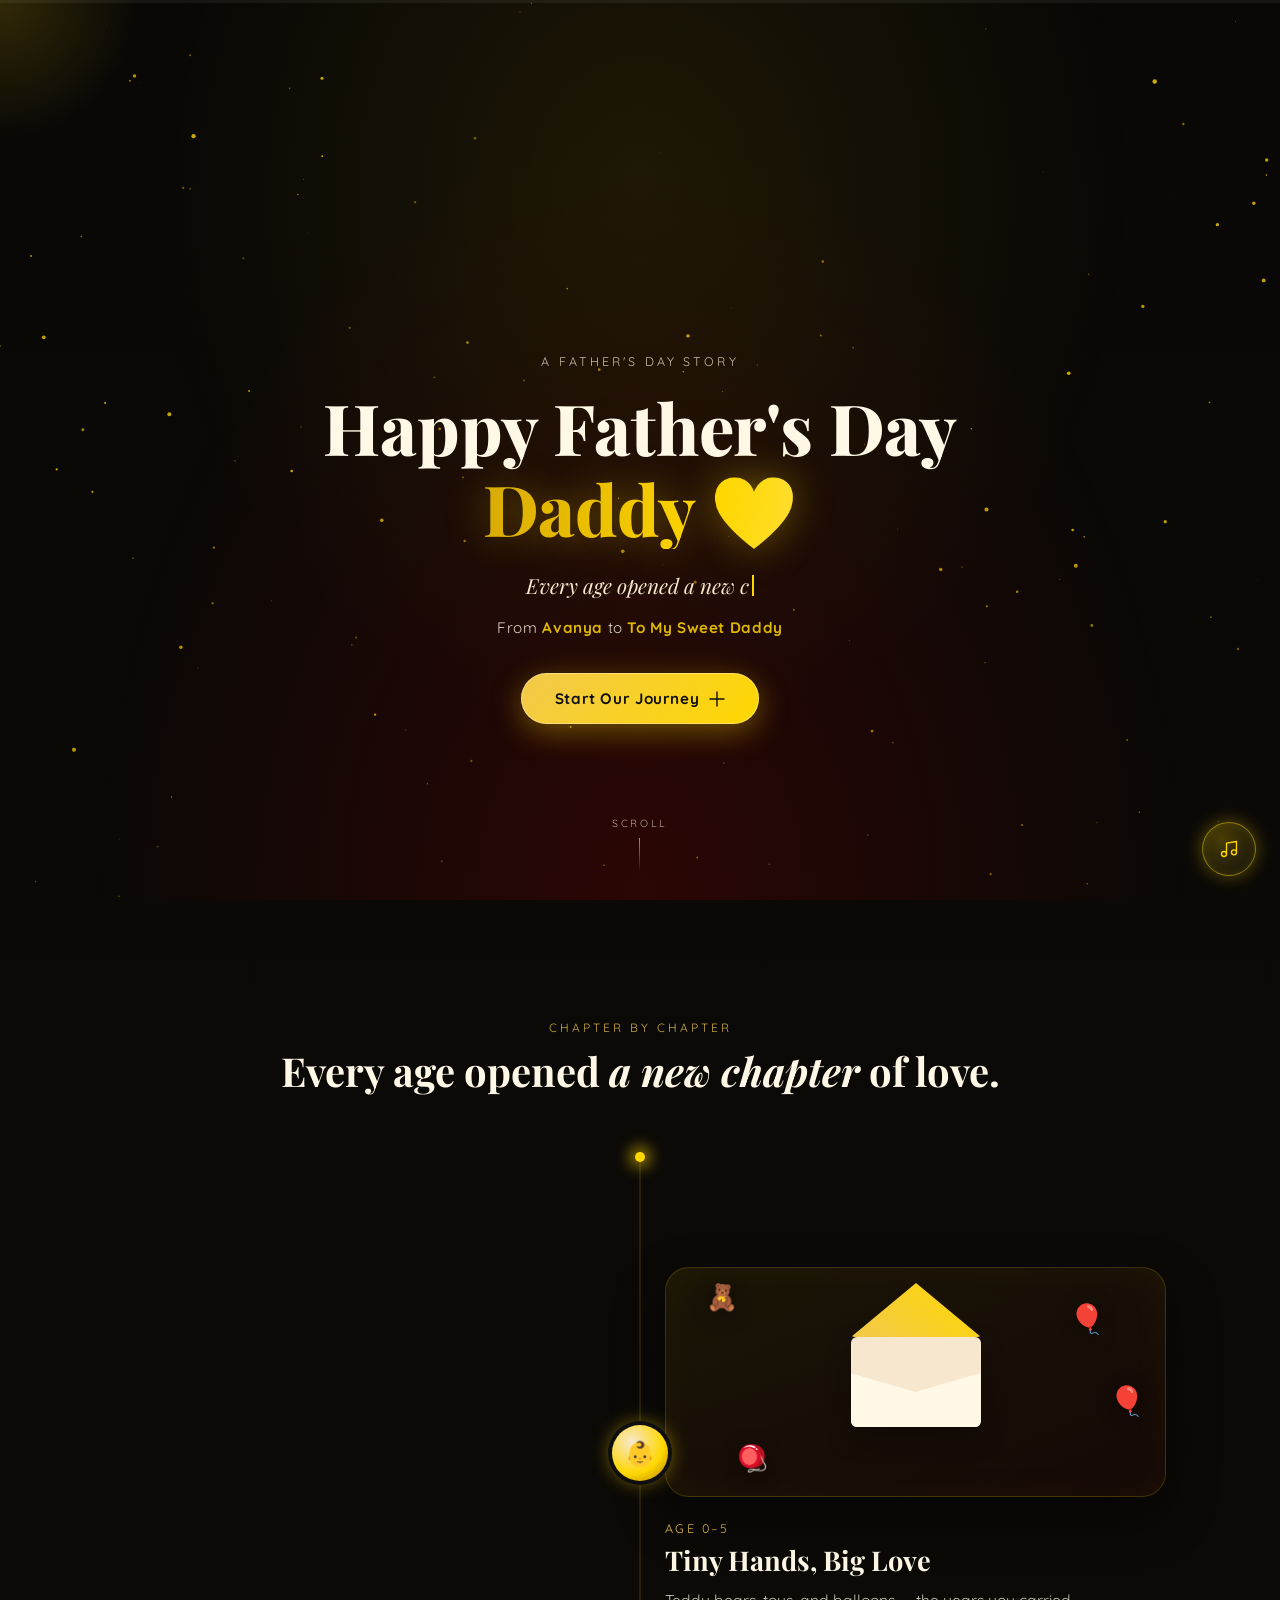
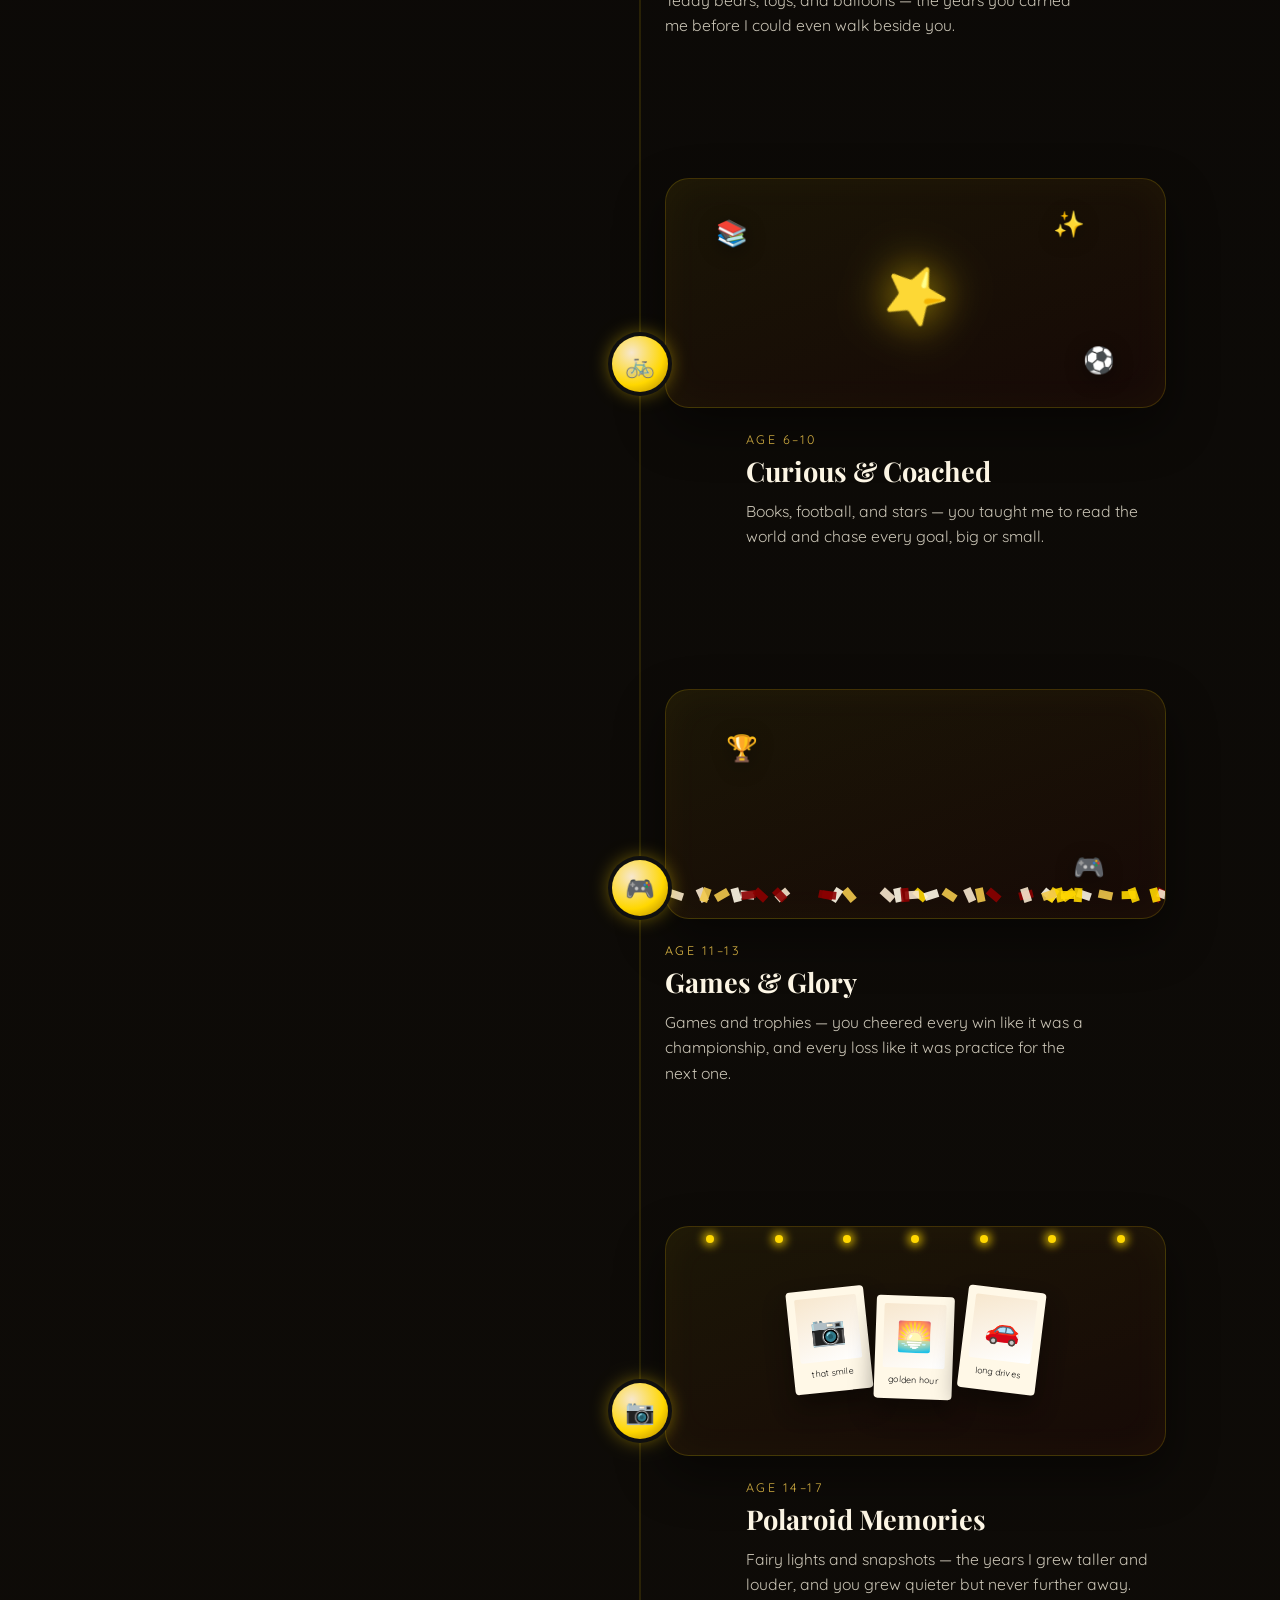
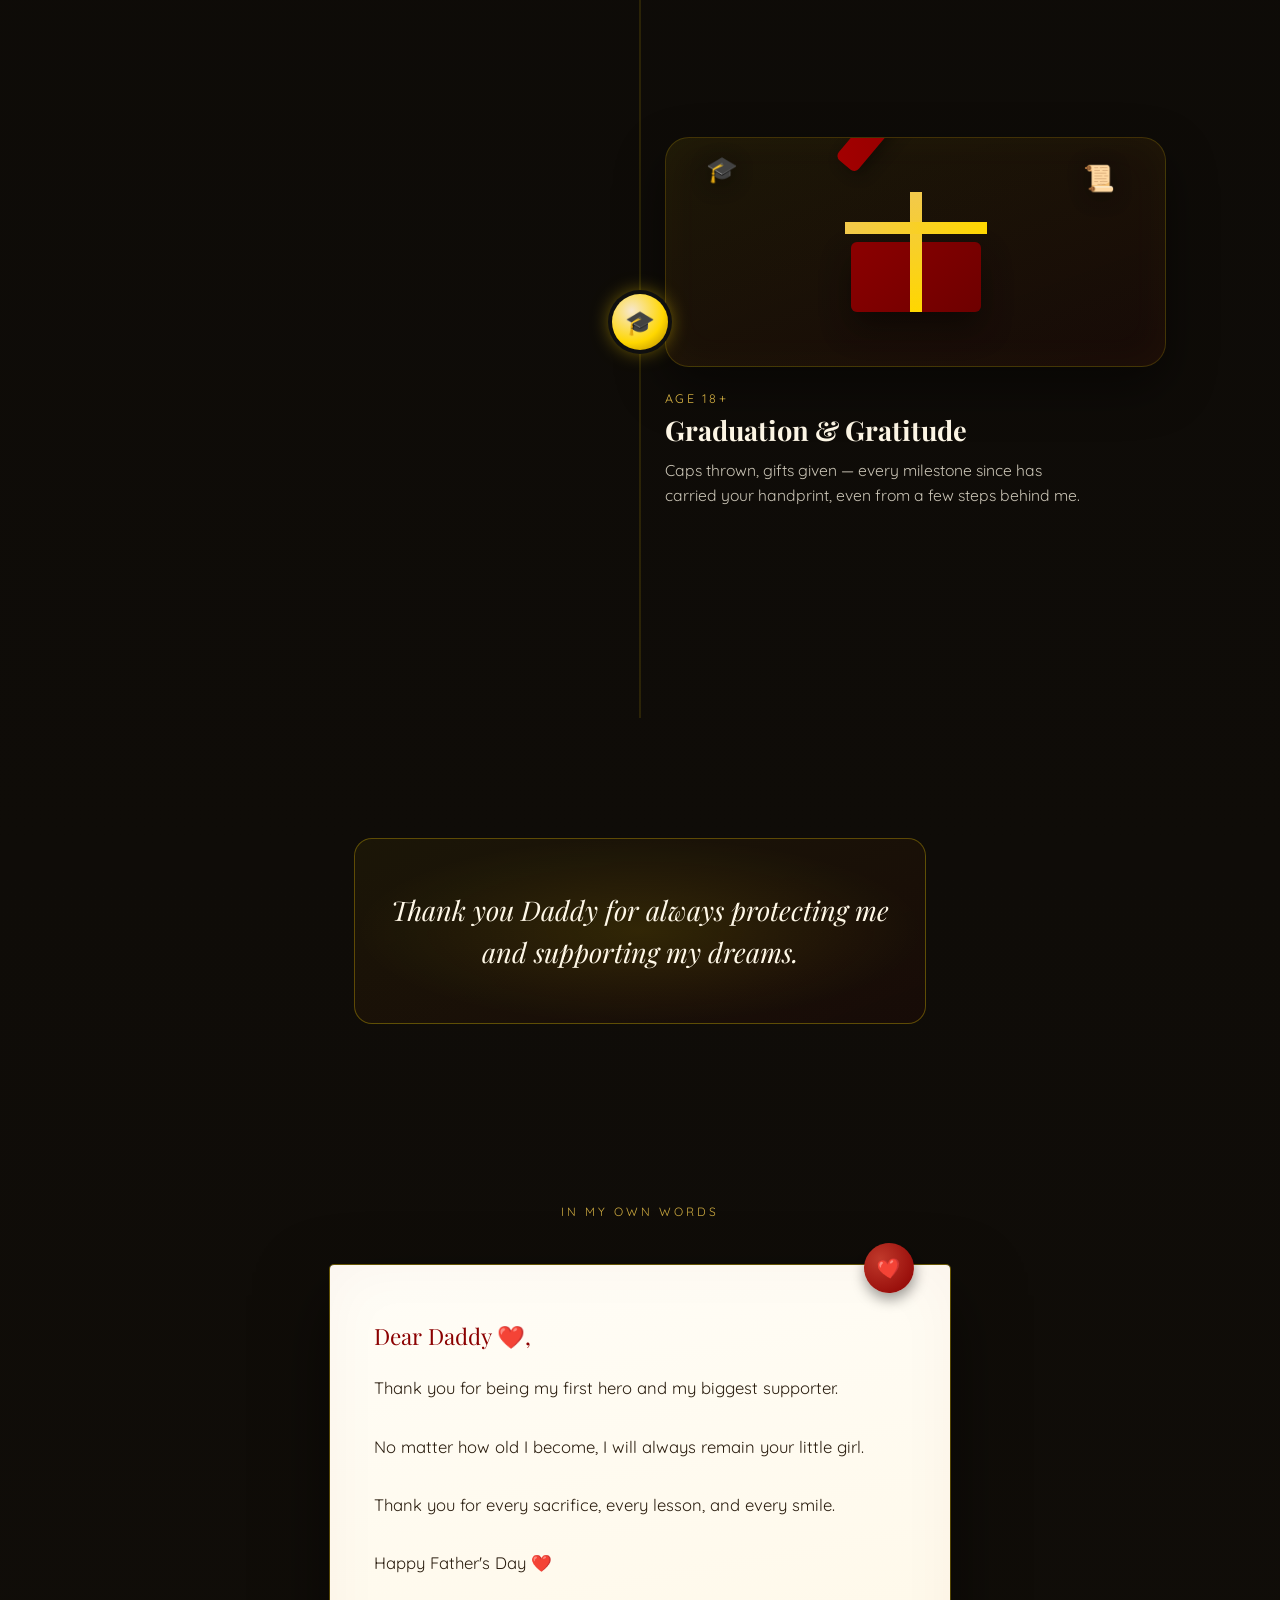
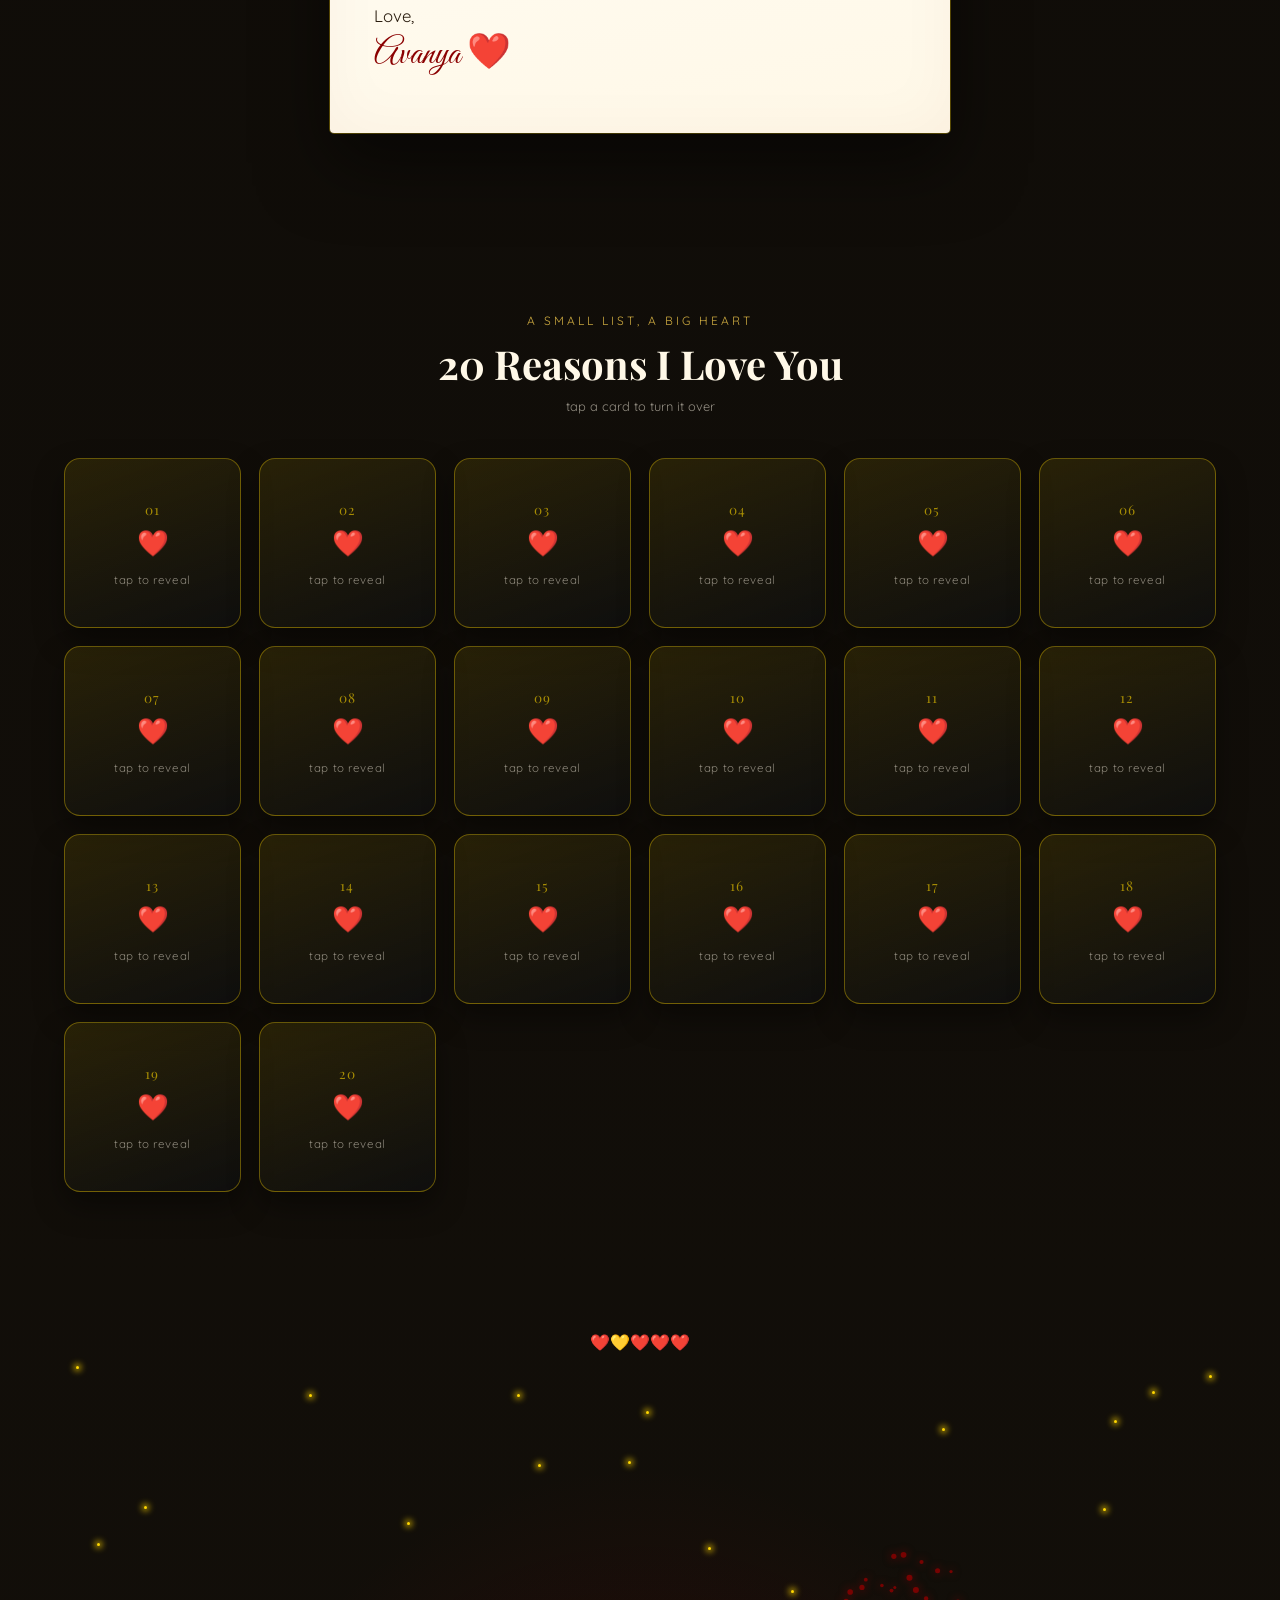
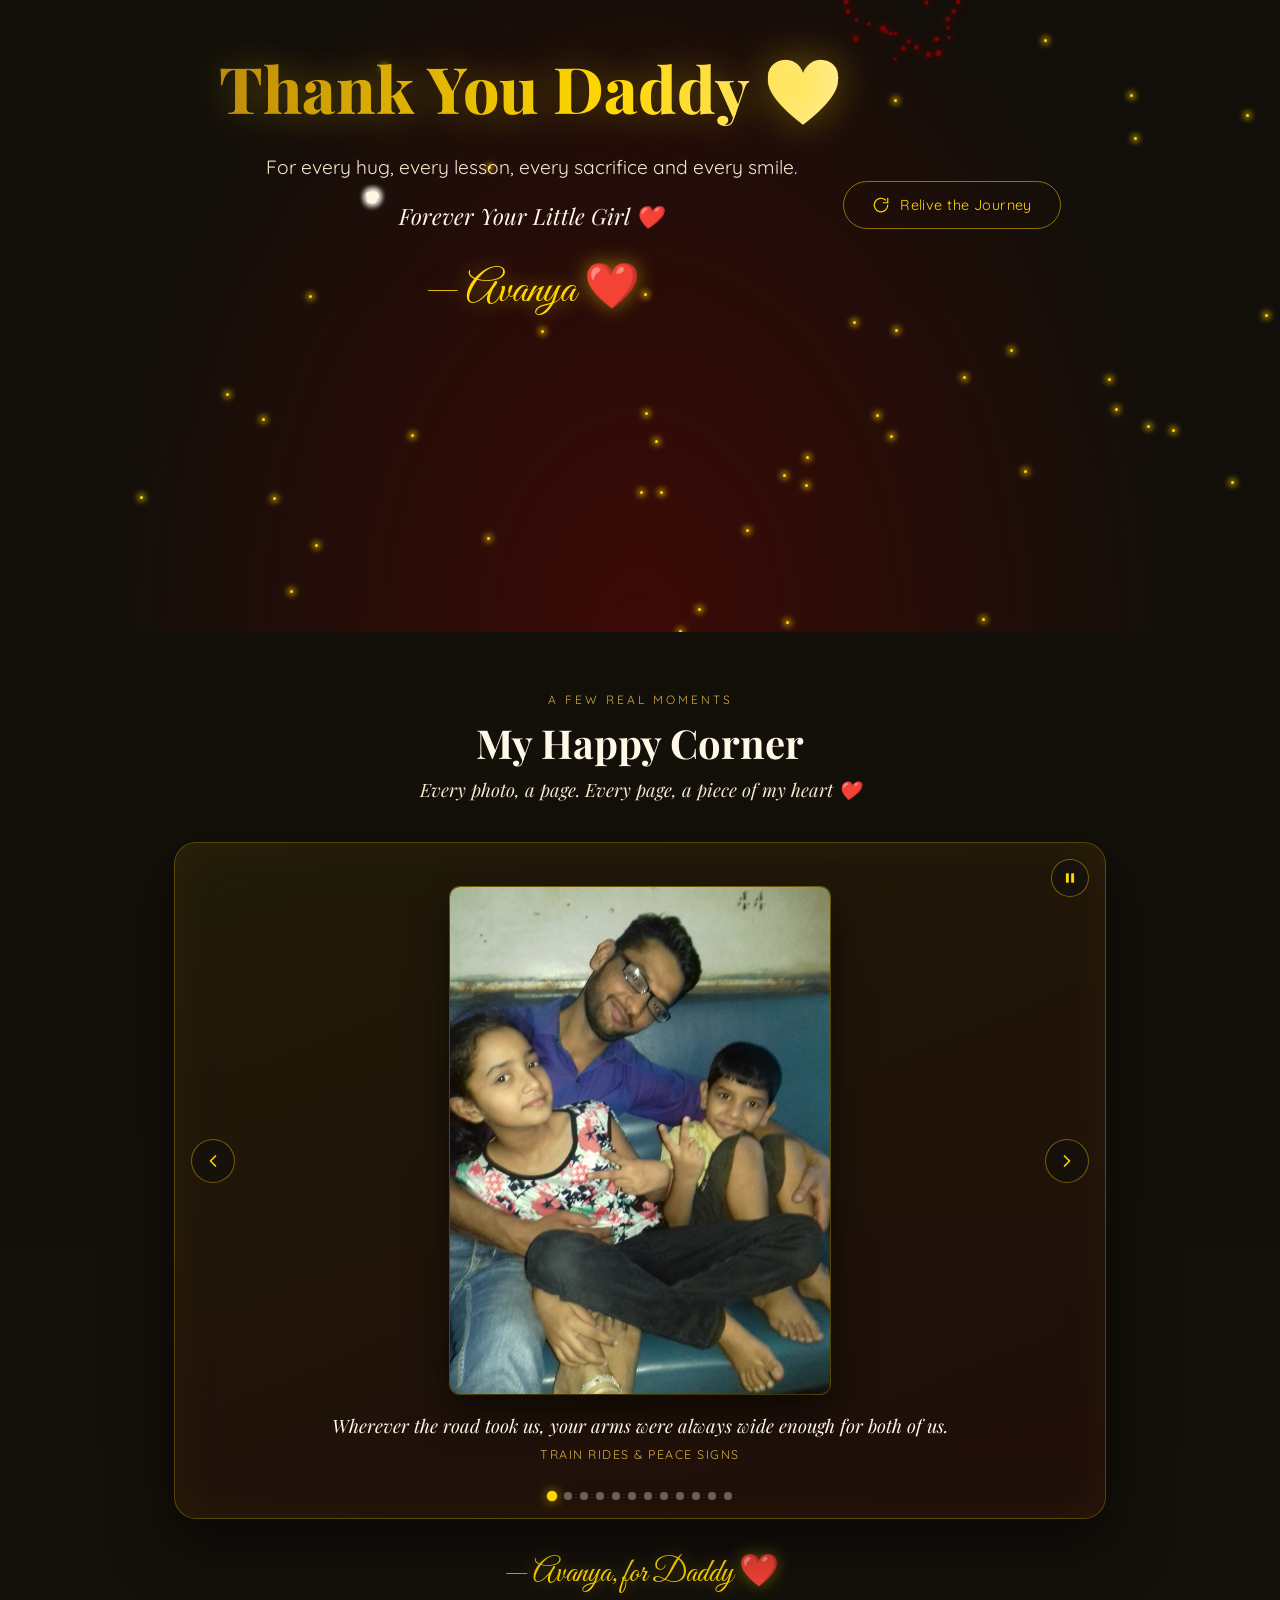
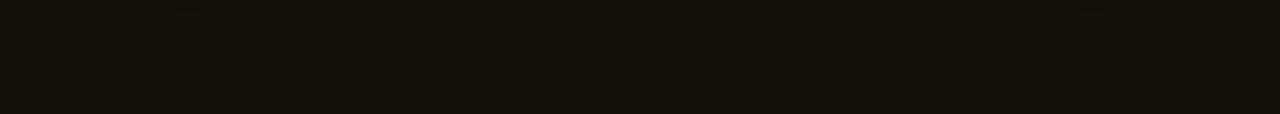
<file: index.html>
<!DOCTYPE html>
<html lang="en">
<head>
<meta charset="UTF-8">
<meta name="viewport" content="width=device-width, initial-scale=1.0">
<title>A Journey With Daddy ❤️</title>
<link rel="preconnect" href="https://fonts.googleapis.com">
<link rel="preconnect" href="https://fonts.gstatic.com" crossorigin>
<link href="https://fonts.googleapis.com/css2?family=Great+Vibes&family=Playfair+Display:ital,wght@0,400;0,500;0,600;0,700;0,800;0,900;1,500;1,600&family=Quicksand:wght@400;500;600;700&display=swap" rel="stylesheet">
<link rel="stylesheet" href="style.css">
</head>
<body>

<!-- Cursor glow -->
<div class="cursor-glow" id="cursorGlow"></div>

<!-- Ambient canvases -->
<canvas id="starsCanvas"></canvas>
<canvas id="particlesCanvas"></canvas>
<div class="floating-hearts" id="floatingHearts"></div>

<!-- Music Player -->
<div class="music-player" id="musicPlayer">
  <button class="music-btn" id="musicToggle" aria-label="Toggle background music">
    <svg class="music-icon note" viewBox="0 0 24 24" fill="none"><path d="M9 18V5l12-2v13" stroke="currentColor" stroke-width="1.6" stroke-linecap="round" stroke-linejoin="round"/><circle cx="6" cy="18" r="3" stroke="currentColor" stroke-width="1.6"/><circle cx="18" cy="16" r="3" stroke="currentColor" stroke-width="1.6"/></svg>
    <span class="music-rings"><i></i><i></i><i></i></span>
  </button>
  <span class="music-label">Our Song</span>
</div>
<audio id="bgAudio" loop preload="none">
  <source src="blue.mp3" type="audio/mpeg">
</audio>

<!-- Progress thread -->
<div class="scroll-progress" aria-hidden="true"><div class="scroll-progress-fill" id="scrollFill"></div></div>

<!-- ============ HERO ============ -->
<section class="hero" id="hero">
  <div class="hero-vignette"></div>
  <div class="lanterns-bg" id="heroLanterns"></div>

  <div class="locket-wrap" id="locketWrap">
    <div class="locket" id="locket">
      <div class="locket-half left"></div>
      <div class="locket-half right"></div>
      <div class="locket-glow"></div>
    </div>
  </div>

  <div class="hero-content" id="heroContent">
    <p class="eyebrow">A Father's Day Story</p>
    <h1 class="hero-title">
      <span class="line">Happy Father's Day</span>
      <span class="line gold-shimmer">Daddy ❤️</span>
    </h1>
    <p class="hero-subtitle" id="typewriter"></p>
    <p class="hero-byline">From <strong>Avanya</strong> to <strong>To My Sweet Daddy</strong></p>

    <button class="btn-primary" id="startJourneyBtn">
      <span>Start Our Journey</span>
      <svg width="16" height="16" viewBox="0 0 16 16" fill="none"><path d="M8 1v14M1 8h14" stroke="currentColor" stroke-width="1.4" stroke-linecap="round"/></svg>
    </button>
  </div>

  <div class="scroll-cue">
    <span>scroll</span>
    <div class="scroll-cue-line"></div>
  </div>
</section>

<!-- ============ TIMELINE INTRO ============ -->
<section class="timeline-intro">
  <p class="section-eyebrow">Chapter by Chapter</p>
  <h2 class="section-title">Every age opened <span class="ital">a new chapter</span> of love.</h2>
</section>

<!-- ============ TIMELINE ============ -->
<section class="timeline" id="timeline">
  <div class="timeline-spine" aria-hidden="true">
    <div class="timeline-spine-fill" id="spineFill"></div>
    <div class="timeline-spark" id="timelineSpark"></div>
  </div>

  <!-- Chapter 1 -->
  <article class="chapter" data-chapter="1" data-anim="envelope">
    <div class="chapter-marker"><span>👶</span></div>
    <div class="chapter-card">
      <div class="chapter-stage">
        <div class="envelope" id="envelope1">
          <div class="envelope-back"></div>
          <div class="envelope-hearts" id="envHearts1"></div>
          <div class="envelope-flap"></div>
          <div class="envelope-front"></div>
          <div class="envelope-seal">❤️</div>
        </div>
        <div class="floaty teddy">🧸</div>
        <div class="floaty balloon b1">🎈</div>
        <div class="floaty balloon b2">🎈</div>
        <div class="floaty toy">🪀</div>
      </div>
      <div class="chapter-text">
        <p class="chapter-age">Age 0–5</p>
        <h3>Tiny Hands, Big Love</h3>
        <p>Teddy bears, toys, and balloons — the years you carried me before I could even walk beside you.</p>
      </div>
    </div>
  </article>

  <!-- Chapter 2 -->
  <article class="chapter reverse" data-chapter="2" data-anim="starburst">
    <div class="chapter-marker"><span>🚲</span></div>
    <div class="chapter-card">
      <div class="chapter-stage">
        <div class="star-burst-wrap" id="starBurst2">
          <div class="burst-core">⭐</div>
          <div class="burst-rays" id="burstRays2"></div>
        </div>
        <div class="floaty book">📚</div>
        <div class="floaty ball">⚽</div>
        <div class="floaty star1">✨</div>
      </div>
      <div class="chapter-text">
        <p class="chapter-age">Age 6–10</p>
        <h3>Curious & Coached</h3>
        <p>Books, football, and stars — you taught me to read the world and chase every goal, big or small.</p>
      </div>
    </div>
  </article>

  <!-- Chapter 3 -->
  <article class="chapter" data-chapter="3" data-anim="confetti">
    <div class="chapter-marker"><span>🎮</span></div>
    <div class="chapter-card">
      <div class="chapter-stage">
        <div class="confetti-wrap" id="confettiWrap3"></div>
        <div class="floaty trophy">🏆</div>
        <div class="floaty controller">🎮</div>
      </div>
      <div class="chapter-text">
        <p class="chapter-age">Age 11–13</p>
        <h3>Games & Glory</h3>
        <p>Games and trophies — you cheered every win like it was a championship, and every loss like it was practice for the next one.</p>
      </div>
    </div>
  </article>

  <!-- Chapter 4 -->
  <article class="chapter reverse" data-chapter="4" data-anim="polaroids">
    <div class="chapter-marker"><span>📷</span></div>
    <div class="chapter-card">
      <div class="chapter-stage">
        <div class="lights-string">
          <span></span><span></span><span></span><span></span><span></span><span></span><span></span>
        </div>
        <div class="polaroids" id="polaroids4">
          <div class="polaroid p1"><div class="pic">📷</div><p>that smile</p></div>
          <div class="polaroid p2"><div class="pic">🌅</div><p>golden hour</p></div>
          <div class="polaroid p3"><div class="pic">🚗</div><p>long drives</p></div>
        </div>
      </div>
      <div class="chapter-text">
        <p class="chapter-age">Age 14–17</p>
        <h3>Polaroid Memories</h3>
        <p>Fairy lights and snapshots — the years I grew taller and louder, and you grew quieter but never further away.</p>
      </div>
    </div>
  </article>

  <!-- Chapter 5 -->
  <article class="chapter" data-chapter="5" data-anim="giftbox">
    <div class="chapter-marker"><span>🎓</span></div>
    <div class="chapter-card">
      <div class="chapter-stage">
        <div class="gift-wrap" id="gift5">
          <div class="gift-lid"></div>
          <div class="gift-box"></div>
          <div class="gift-ribbon-v"></div>
          <div class="gift-ribbon-h"></div>
          <div class="gift-particles" id="giftParticles5"></div>
        </div>
        <div class="floaty cap">🎓</div>
        <div class="floaty scroll">📜</div>
      </div>
      <div class="chapter-text">
        <p class="chapter-age">Age 18+</p>
        <h3>Graduation & Gratitude</h3>
        <p>Caps thrown, gifts given — every milestone since has carried your handprint, even from a few steps behind me.</p>
      </div>
    </div>
  </article>
</section>

<!-- ============ BONUS LINE ============ -->
<section class="bonus">
  <div class="bonus-frame">
    <p class="bonus-text">Thank you Daddy for always protecting me<br class="br-desktop"> and supporting my dreams.</p>
    <div class="bonus-glow"></div>
  </div>
</section>

<!-- ============ LETTER ============ -->
<section class="letter-section" id="letterSection">
  <p class="section-eyebrow">In My Own Words</p>
  <div class="letter-paper" id="letterPaper">
    <div class="wax-seal">❤️</div>
    <p class="letter-greeting">Dear Daddy ❤️,</p>
    <p class="letter-body">
      Thank you for being my first hero and my biggest supporter.<br><br>
      No matter how old I become, I will always remain your little girl.<br><br>
      Thank you for every sacrifice, every lesson, and every smile.<br><br>
      Happy Father's Day ❤️
    </p>
    <p class="letter-signoff">Love,<br><span class="signature-script">Avanya ❤️</span></p>
  </div>
</section>

<!-- ============ 20 REASONS ============ -->
<section class="reasons" id="reasonsSection">
  <p class="section-eyebrow">A Small List, A Big Heart</p>
  <h2 class="section-title">20 Reasons I Love You</h2>
  <p class="reasons-hint">tap a card to turn it over</p>
  <div class="reasons-grid" id="reasonsGrid"></div>
</section>

<!-- ============ FINALE ============ -->
<section class="finale" id="finaleSection">
  <canvas id="fireworksCanvas"></canvas>
  <div class="finale-lanterns" id="finaleLanterns"></div>
  <div class="finale-hearts" id="finaleHearts"></div>
  <div class="finale-stars" id="finaleStars"></div>

  <div class="finale-content">
    <h2 class="finale-title gold-shimmer">Thank You Daddy ❤️</h2>
    <p class="finale-sub">For every hug, every lesson, every sacrifice and every smile.</p>
    <p class="finale-tagline">Forever Your Little Girl ❤️</p>
    <p class="finale-signature">— Avanya ❤️</p>
  </div>

  <button class="replay-btn" id="replayBtn" title="Play it again">
    <svg width="18" height="18" viewBox="0 0 24 24" fill="none"><path d="M21 12a9 9 0 1 1-3-6.7" stroke="currentColor" stroke-width="1.6" stroke-linecap="round"/><path d="M21 3v6h-6" stroke="currentColor" stroke-width="1.6" stroke-linecap="round" stroke-linejoin="round"/></svg>
    <span>Relive the Journey</span>
  </button>
</section>

<!-- ============ MY HAPPY CORNER — PHOTO SLIDESHOW ============ -->
<section class="happy-corner" id="happyCorner">
  <p class="section-eyebrow">A Few Real Moments</p>
  <h2 class="section-title">My Happy Corner</h2>
  <p class="happy-corner-sub">Every photo, a page. Every page, a piece of my heart ❤️</p>

  <div class="slideshow" id="slideshow">
    <div class="slideshow-track" id="slideshowTrack">

      <figure class="slide is-active">
        <img src="images/20180620_194626.jpg" alt="Avanya and her brother with Daddy on a train" loading="lazy">
        <figcaption>
          <p class="slide-quote">Wherever the road took us, your arms were always wide enough for both of us.</p>
          <p class="slide-caption">Train rides &amp; peace signs</p>
        </figcaption>
      </figure>

      <figure class="slide">
        <img src="images/20180729_192250.jpg" alt="Daddy in a bucket hat with the kids outdoors" loading="lazy">
        <figcaption>
          <p class="slide-quote">You wore the coolest hat in every photo — but it was always your smile I looked for first.</p>
          <p class="slide-caption">Sunny days, silly faces</p>
        </figcaption>
      </figure>

      <figure class="slide">
        <img src="images/20180826_104049.jpg" alt="Family dressed up for a festive evening" loading="lazy">
        <figcaption>
          <p class="slide-quote">Even in the smallest room, you made our family feel like the whole world.</p>
          <p class="slide-caption">Festive evenings together</p>
        </figcaption>
      </figure>

      <figure class="slide">
        <img src="images/20190926_195148.jpg" alt="Daddy on the phone at home" loading="lazy">
        <figcaption>
          <p class="slide-quote">Even in your quietest, most ordinary moments at home, I just wanted to be near you.</p>
          <p class="slide-caption">Just an evening at home</p>
        </figcaption>
      </figure>

      <figure class="slide">
        <img src="images/20191027_162123.jpg" alt="Close selfie of Daddy and son, cheek to cheek" loading="lazy">
        <figcaption>
          <p class="slide-quote">Cheek to cheek, heart to heart — that's where I learned what safe feels like.</p>
          <p class="slide-caption">Just us two</p>
        </figcaption>
      </figure>

      <figure class="slide">
        <img src="images/20191206_200616.jpg" alt="Daddy at a celebration with son in the background" loading="lazy">
        <figcaption>
          <p class="slide-quote">You always found me in every frame, even when the lights were on everyone else.</p>
          <p class="slide-caption">A celebration night, watching out for me</p>
        </figcaption>
      </figure>

      <figure class="slide">
        <img src="images/20191206_200633.jpg" alt="Daddy at a celebration with daughter in the background" loading="lazy">
        <figcaption>
          <p class="slide-quote">Even at a party full of people, your eyes still checked on me first.</p>
          <p class="slide-caption">Never too far away</p>
        </figcaption>
      </figure>

      <figure class="slide">
        <img src="images/20200204_184502.jpg" alt="Daddy and son with a birthday cake" loading="lazy">
        <figcaption>
          <p class="slide-quote">Every candle you blew out, I quietly wished for more years just like this one.</p>
          <p class="slide-caption">Birthday wishes, just the two of us</p>
        </figcaption>
      </figure>

      <figure class="slide">
        <img src="images/20200204_185009.jpg" alt="Handmade birthday card for Daddy" loading="lazy">
        <figcaption>
          <p class="slide-quote">I didn't have fancy words yet, so I drew you a heart instead — it meant the same thing.</p>
          <p class="slide-caption">My first handmade card for you</p>
        </figcaption>
      </figure>

      <figure class="slide">
        <img src="images/20200310_075057.jpg" alt="Whole family covered in Holi colours" loading="lazy">
        <figcaption>
          <p class="slide-quote">Covered in colour, surrounded by family — these are the days I never want to fade.</p>
          <p class="slide-caption">Holi, all of us together</p>
        </figcaption>
      </figure>

      <figure class="slide">
        <img src="images/20200621_201939.jpg" alt="Avanya and Daddy holding handmade cards" loading="lazy">
        <figcaption>
          <p class="slide-quote">"My Father, My Hero" — I meant every crayon stroke of it then, and I mean it even more now.</p>
          <p class="slide-caption">Handmade love, kept forever</p>
        </figcaption>
      </figure>

      <figure class="slide">
        <img src="images/20200621_202323.jpg" alt="Son and Daddy holding a Father's Day card" loading="lazy">
        <figcaption>
          <p class="slide-quote">I LOVE U — three small words I'll keep writing to you in bigger and bigger ways.</p>
          <p class="slide-caption">My very first Father's Day card</p>
        </figcaption>
      </figure>

    </div>

    <button class="slide-nav prev" id="slidePrev" aria-label="Previous photo">
      <svg width="20" height="20" viewBox="0 0 24 24" fill="none"><path d="M15 18l-6-6 6-6" stroke="currentColor" stroke-width="2" stroke-linecap="round" stroke-linejoin="round"/></svg>
    </button>
    <button class="slide-nav next" id="slideNext" aria-label="Next photo">
      <svg width="20" height="20" viewBox="0 0 24 24" fill="none"><path d="M9 18l6-6-6-6" stroke="currentColor" stroke-width="2" stroke-linecap="round" stroke-linejoin="round"/></svg>
    </button>

    <button class="slide-playpause" id="slidePlayPause" aria-label="Pause slideshow">
      <svg class="icon-pause" width="14" height="14" viewBox="0 0 24 24" fill="currentColor"><rect x="5" y="4" width="5" height="16" rx="1"/><rect x="14" y="4" width="5" height="16" rx="1"/></svg>
      <svg class="icon-play" width="14" height="14" viewBox="0 0 24 24" fill="currentColor" style="display:none"><path d="M6 4l15 8-15 8V4z"/></svg>
    </button>

    <div class="slide-dots" id="slideDots"></div>
  </div>

  <p class="happy-corner-signoff">— Avanya, for Daddy ❤️</p>
</section>

<!-- Easter egg toast -->
<div class="egg-toast" id="eggToast"></div>

<script src="script.js"></script>
</body>
</html>
</file>
<file: style.css>
/* ===========================================================
   A JOURNEY WITH DADDY — Elegant Gold Theme
   =========================================================== */

:root{
  --gold: #FFD700;
  --gold-soft: #F2C94C;
  --deep-red: #8B0000;
  --black: #0F0F0F;
  --ivory: #FFF8E7;
  --champagne: #F7E7CE;

  --bg-1: #0a0806;
  --bg-2: #14100a;

  --font-display: 'Playfair Display', serif;
  --font-body: 'Quicksand', sans-serif;
  --font-script: 'Great Vibes', cursive;

  --ease: cubic-bezier(.22,.61,.36,1);
}

@media (prefers-reduced-motion: reduce){
  *{ animation-duration: 0.001ms !important; animation-iteration-count: 1 !important; transition-duration: 0.001ms !important; scroll-behavior: auto !important; }
}

*{ margin:0; padding:0; box-sizing:border-box; }

html{
  scroll-behavior: smooth;
  background: var(--black);
}

body{
  font-family: var(--font-body);
  background: linear-gradient(180deg, var(--bg-1), var(--bg-2));
  color: var(--ivory);
  overflow-x: hidden;
  position: relative;
  cursor: default;
}

::selection{ background: var(--deep-red); color: var(--gold); }

a, button{ font-family: inherit; }

:focus-visible{
  outline: 2px solid var(--gold);
  outline-offset: 3px;
}

.ital{ font-style: italic; }

/* ============ Ambient canvases / layers ============ */
#starsCanvas, #particlesCanvas{
  position: fixed; inset: 0;
  width: 100%; height: 100%;
  pointer-events: none;
  z-index: 1;
}
#particlesCanvas{ z-index: 2; }

.floating-hearts{
  position: fixed; inset:0;
  pointer-events: none;
  z-index: 3;
  overflow: hidden;
}
.floating-hearts .fh{
  position: absolute;
  bottom: -40px;
  font-size: var(--s, 16px);
  opacity: .85;
  filter: drop-shadow(0 0 6px rgba(255,215,0,.5));
  animation: floatUp var(--dur,12s) linear forwards;
  will-change: transform, opacity;
}
@keyframes floatUp{
  0%{ transform: translateY(0) translateX(0) rotate(0deg); opacity:0; }
  10%{ opacity:.9; }
  90%{ opacity:.7; }
  100%{ transform: translateY(-110vh) translateX(var(--drift,30px)) rotate(360deg); opacity:0; }
}

/* ============ Cursor glow ============ */
.cursor-glow{
  position: fixed;
  top:0; left:0;
  width: 280px; height: 280px;
  border-radius: 50%;
  background: radial-gradient(circle, rgba(255,215,0,.16), rgba(255,215,0,0) 70%);
  pointer-events: none;
  z-index: 5;
  transform: translate(-50%,-50%);
  transition: opacity .3s ease;
  mix-blend-mode: screen;
}
@media (hover: none){ .cursor-glow{ display:none; } }

/* ============ Scroll progress thread ============ */
.scroll-progress{
  position: fixed;
  top:0; left:0; right:0;
  height: 3px;
  background: rgba(255,255,255,.06);
  z-index: 60;
}
.scroll-progress-fill{
  height: 100%;
  width: 0%;
  background: linear-gradient(90deg, var(--deep-red), var(--gold));
  box-shadow: 0 0 10px rgba(255,215,0,.7);
  transition: width .08s linear;
}

/* ============ Music player ============ */
.music-player{
  position: fixed;
  bottom: 24px; right: 24px;
  z-index: 50;
  display: flex;
  align-items: center;
  gap: 10px;
  flex-direction: row-reverse;
}
.music-btn{
  width: 54px; height: 54px;
  border-radius: 50%;
  border: 1px solid rgba(255,215,0,.5);
  background: radial-gradient(circle at 35% 30%, rgba(255,215,0,.25), rgba(15,15,15,.9));
  color: var(--gold);
  display:flex; align-items:center; justify-content:center;
  cursor: pointer;
  position: relative;
  box-shadow: 0 0 18px rgba(255,215,0,.35), inset 0 0 10px rgba(255,215,0,.15);
  transition: transform .25s var(--ease);
}
.music-btn:hover{ transform: scale(1.08); }
.music-icon{ width: 20px; height:20px; position:relative; z-index:2; transition: transform .4s; }
.music-player.playing .music-icon{ animation: noteBob 1.6s ease-in-out infinite; }
@keyframes noteBob{ 0%,100%{ transform: translateY(0) rotate(0); } 50%{ transform: translateY(-2px) rotate(-6deg); } }

.music-rings{ position:absolute; inset:0; border-radius:50%; }
.music-rings i{
  position:absolute; inset:0;
  border-radius:50%;
  border: 1px solid rgba(255,215,0,.5);
  opacity: 0;
}
.music-player.playing .music-rings i{ animation: ringPulse 2.4s ease-out infinite; }
.music-rings i:nth-child(2){ animation-delay: .8s; }
.music-rings i:nth-child(3){ animation-delay: 1.6s; }
@keyframes ringPulse{
  0%{ transform: scale(1); opacity:.6; }
  100%{ transform: scale(1.8); opacity:0; }
}
.music-label{
  font-size: .72rem;
  letter-spacing: .08em;
  text-transform: uppercase;
  color: var(--champagne);
  background: rgba(15,15,15,.7);
  border: 1px solid rgba(255,215,0,.25);
  padding: 6px 12px;
  border-radius: 20px;
  opacity: 0;
  transform: translateX(8px);
  transition: opacity .3s, transform .3s;
  pointer-events: none;
  white-space: nowrap;
}
.music-player:hover .music-label{ opacity: 1; transform: translateX(0); }

/* =========================================================
   HERO
   ========================================================= */
.hero{
  position: relative;
  min-height: 100vh;
  display: flex;
  flex-direction: column;
  align-items: center;
  justify-content: center;
  text-align: center;
  padding: 100px 24px 80px;
  overflow: hidden;
  z-index: 4;
}
.hero-vignette{
  position: absolute; inset: 0;
  background:
    radial-gradient(ellipse at 50% 20%, rgba(255,215,0,.08), transparent 55%),
    radial-gradient(ellipse at 50% 100%, rgba(139,0,0,.25), transparent 60%);
  pointer-events: none;
}

.lanterns-bg{ position:absolute; inset:0; pointer-events:none; overflow:hidden; }
.lantern{
  position: absolute;
  bottom: -120px;
  font-size: var(--lsize, 30px);
  opacity: .8;
  filter: drop-shadow(0 0 12px rgba(255,180,60,.7));
  animation: lanternRise var(--ldur, 18s) ease-in forwards;
}
@keyframes lanternRise{
  0%{ transform: translateY(0) translateX(0) rotate(-3deg); opacity:0; }
  8%{ opacity:.9; }
  50%{ transform: translateY(-55vh) translateX(var(--ldrift,20px)) rotate(3deg); }
  100%{ transform: translateY(-115vh) translateX(calc(var(--ldrift,20px) * -1)) rotate(-3deg); opacity:0; }
}

/* Locket */
.locket-wrap{
  position: relative;
  width: 140px; height: 140px;
  margin-bottom: 18px;
  perspective: 800px;
}
.locket{
  position: relative;
  width: 100%; height: 100%;
}
.locket-half{
  position: absolute;
  top:0; width: 50%; height: 100%;
  background: linear-gradient(135deg, var(--gold-soft), var(--gold) 40%, #b8860b 100%);
  border: 2px solid rgba(255,248,231,.6);
  box-shadow: 0 0 30px rgba(255,215,0,.55), inset 0 0 18px rgba(255,255,255,.25);
  transition: transform 1.4s var(--ease);
  transform-origin: center;
}
.locket-half.left{
  left:0;
  border-radius: 70px 6px 6px 70px;
  transform: rotateY(0deg);
}
.locket-half.right{
  right:0;
  border-radius: 6px 70px 70px 6px;
  transform: rotateY(0deg);
}
.locket-half::after{
  content:"";
  position: absolute; inset: 10px;
  border: 1px solid rgba(139,0,0,.5);
  border-radius: inherit;
}
.locket.opened .locket-half.left{ transform: translateX(-130%) rotateY(-40deg); opacity: 0; }
.locket.opened .locket-half.right{ transform: translateX(130%) rotateY(40deg); opacity: 0; }
.locket-glow{
  position: absolute;
  inset: -30px;
  border-radius: 50%;
  background: radial-gradient(circle, rgba(255,215,0,.55), transparent 65%);
  opacity: 0;
  transition: opacity .8s ease;
  pointer-events:none;
}
.locket.opened .locket-glow{ opacity: 1; animation: locketFlash 1.6s ease-out forwards; }
@keyframes locketFlash{
  0%{ transform: scale(.6); opacity: 0; }
  35%{ transform: scale(1.6); opacity: 1; }
  100%{ transform: scale(2.4); opacity: 0; }
}

.hero-content{
  position: relative;
  z-index: 5;
  max-width: 760px;
  display:flex;
  flex-direction: column;
  align-items: center;
  opacity: 0;
  transform: translateY(16px);
  animation: heroIn 1.2s var(--ease) forwards;
  animation-delay: .3s;
}
@keyframes heroIn{ to{ opacity:1; transform: translateY(0); } }

.eyebrow{
  font-size: .78rem;
  letter-spacing: .25em;
  text-transform: uppercase;
  color: var(--champagne);
  opacity: .8;
  margin-bottom: 18px;
}

.hero-title{
  font-family: var(--font-display);
  font-weight: 800;
  line-height: 1.15;
  font-size: clamp(2.1rem, 6.5vw, 4.4rem);
  color: var(--ivory);
  margin-bottom: 22px;
}
.hero-title .line{ display:block; }

.gold-shimmer{
  background: linear-gradient(100deg, #b8860b 0%, var(--gold) 25%, #fff7d6 45%, var(--gold) 65%, #8a6d00 90%);
  background-size: 250% auto;
  -webkit-background-clip: text;
  background-clip: text;
  color: transparent;
  animation: shimmer 5s linear infinite;
  text-shadow: 0 0 40px rgba(255,215,0,.35);
}
@keyframes shimmer{
  0%{ background-position: 0% 50%; }
  100%{ background-position: 250% 50%; }
}

.hero-subtitle{
  font-family: var(--font-display);
  font-style: italic;
  font-size: clamp(1rem, 2.4vw, 1.3rem);
  color: var(--champagne);
  min-height: 1.6em;
  margin-bottom: 14px;
}
.hero-subtitle::after{
  content:"";
  display: inline-block;
  width: 2px; height: 1em;
  background: var(--gold);
  margin-left: 3px;
  vertical-align: -2px;
  animation: caretBlink 1s steps(1) infinite;
}
@keyframes caretBlink{ 50%{ opacity:0; } }

.hero-byline{
  font-size: .95rem;
  letter-spacing: .04em;
  color: var(--ivory);
  opacity: .85;
  margin-bottom: 36px;
}
.hero-byline strong{ color: var(--gold); font-weight: 700; }

.btn-primary{
  position: relative;
  display: inline-flex;
  align-items: center;
  gap: 10px;
  padding: 16px 34px;
  font-family: var(--font-body);
  font-weight: 700;
  font-size: .95rem;
  letter-spacing: .04em;
  color: var(--black);
  background: linear-gradient(135deg, var(--gold-soft), var(--gold));
  border: none;
  border-radius: 40px;
  cursor: pointer;
  overflow: hidden;
  box-shadow: 0 8px 30px rgba(255,215,0,.35), 0 0 0 1px rgba(255,248,231,.4) inset;
  transition: transform .3s var(--ease), box-shadow .3s var(--ease);
}
.btn-primary:hover{
  transform: translateY(-3px) scale(1.02);
  box-shadow: 0 14px 40px rgba(255,215,0,.5), 0 0 0 1px rgba(255,248,231,.6) inset;
}
.btn-primary:active{ transform: translateY(-1px) scale(.99); }
.btn-primary svg{ transition: transform .3s; }
.btn-primary:hover svg{ transform: rotate(90deg); }
.btn-primary::before{
  content:"";
  position: absolute;
  top:0; left:-60%;
  width: 40%; height: 100%;
  background: linear-gradient(120deg, transparent, rgba(255,255,255,.55), transparent);
  transform: skewX(-20deg);
  animation: sweep 3.2s ease-in-out infinite;
}
@keyframes sweep{
  0%{ left:-60%; }
  50%{ left: 130%; }
  100%{ left: 130%; }
}

.scroll-cue{
  position: absolute;
  bottom: 28px;
  display: flex;
  flex-direction: column;
  align-items: center;
  gap: 8px;
  z-index: 5;
  opacity: .7;
}
.scroll-cue span{
  font-size: .65rem;
  letter-spacing: .25em;
  text-transform: uppercase;
  color: var(--champagne);
}
.scroll-cue-line{
  width: 1px; height: 34px;
  background: linear-gradient(180deg, var(--gold), transparent);
  position: relative;
  overflow: hidden;
}
.scroll-cue-line::after{
  content:"";
  position: absolute;
  top:-100%; left:0;
  width:100%; height:100%;
  background: var(--gold);
  animation: cueDrop 1.8s ease-in-out infinite;
}
@keyframes cueDrop{ 0%{ top:-100%; } 100%{ top:100%; } }

/* =========================================================
   SECTION GENERICS
   ========================================================= */
.section-eyebrow{
  text-align:center;
  font-size: .75rem;
  letter-spacing: .25em;
  text-transform: uppercase;
  color: var(--gold-soft);
  opacity: .85;
  margin-bottom: 10px;
}
.section-title{
  text-align:center;
  font-family: var(--font-display);
  font-weight: 700;
  font-size: clamp(1.6rem, 4vw, 2.5rem);
  color: var(--ivory);
  max-width: 780px;
  margin: 0 auto;
  line-height: 1.3;
}

.timeline-intro{
  position: relative;
  z-index: 4;
  padding: 120px 24px 60px;
  text-align: center;
}

/* =========================================================
   TIMELINE
   ========================================================= */
.timeline{
  position: relative;
  z-index: 4;
  max-width: 1100px;
  margin: 0 auto;
  padding: 40px 24px 140px;
}

.timeline-spine{
  position: absolute;
  left: 50%;
  top: 0;
  bottom: 0;
  width: 2px;
  background: rgba(255,215,0,.12);
  transform: translateX(-50%);
}
.timeline-spine-fill{
  position: absolute;
  top:0; left:0; width:100%;
  height: 0%;
  background: linear-gradient(180deg, var(--deep-red), var(--gold));
  box-shadow: 0 0 12px rgba(255,215,0,.6);
}
.timeline-spark{
  position: absolute;
  left: 50%;
  top: 0%;
  width: 10px; height: 10px;
  border-radius: 50%;
  background: var(--gold);
  box-shadow: 0 0 16px 4px rgba(255,215,0,.8);
  transform: translate(-50%,-50%);
}

.chapter{
  position: relative;
  display: grid;
  grid-template-columns: 1fr 1fr;
  align-items: center;
  gap: 50px;
  padding: 70px 0;
  opacity: 0;
  transform: translateY(50px);
  transition: opacity .9s var(--ease), transform .9s var(--ease);
}
.chapter.in-view{ opacity: 1; transform: translateY(0); }

.chapter-marker{
  position: absolute;
  left: 50%;
  top: 50%;
  transform: translate(-50%,-50%) scale(.6);
  width: 56px; height: 56px;
  border-radius: 50%;
  background: radial-gradient(circle at 35% 30%, var(--champagne), var(--gold) 60%, #a87c00);
  display: flex; align-items: center; justify-content: center;
  font-size: 1.5rem;
  box-shadow: 0 0 0 4px rgba(15,15,15,1), 0 0 20px rgba(255,215,0,.6);
  z-index: 6;
  opacity: 0;
  transition: opacity .6s var(--ease) .2s, transform .6s var(--ease) .2s;
}
.chapter.in-view .chapter-marker{ opacity: 1; transform: translate(-50%,-50%) scale(1); }

.chapter-card{
  grid-column: 2 / 3;
  display: flex;
  flex-direction: column;
  gap: 24px;
}
.chapter.reverse .chapter-card{ grid-column: 1 / 2; }
.chapter.reverse{ direction: rtl; }
.chapter.reverse .chapter-text{ direction: ltr; }
.chapter.reverse .chapter-stage{ direction: ltr; }

.chapter-stage{
  position: relative;
  height: 230px;
  border-radius: 24px;
  background: linear-gradient(160deg, rgba(255,215,0,.06), rgba(139,0,0,.08));
  border: 1px solid rgba(255,215,0,.18);
  display: flex; align-items: center; justify-content: center;
  overflow: hidden;
  box-shadow: 0 20px 50px rgba(0,0,0,.45), inset 0 0 40px rgba(255,215,0,.04);
}

.chapter-text{
  text-align: left;
  max-width: 420px;
}
.chapter-age{
  font-size: .78rem;
  letter-spacing: .2em;
  text-transform: uppercase;
  color: var(--gold-soft);
  margin-bottom: 6px;
}
.chapter-text h3{
  font-family: var(--font-display);
  font-size: clamp(1.3rem, 2.6vw, 1.7rem);
  color: var(--ivory);
  margin-bottom: 10px;
}
.chapter-text p:not(.chapter-age){
  font-size: .98rem;
  line-height: 1.6;
  color: rgba(255,248,231,.78);
}

.floaty{
  position: absolute;
  font-size: 1.6rem;
  filter: drop-shadow(0 4px 10px rgba(0,0,0,.4));
  animation: gentleFloat 5s ease-in-out infinite;
}
@keyframes gentleFloat{
  0%,100%{ transform: translateY(0) rotate(0deg); }
  50%{ transform: translateY(-12px) rotate(6deg); }
}

/* Chapter 1: Envelope */
.envelope{ position: relative; width: 130px; height: 90px; }
.envelope-back{
  position:absolute; inset:0;
  background: var(--champagne);
  border-radius: 6px;
  box-shadow: 0 10px 25px rgba(0,0,0,.35);
}
.envelope-front{
  position:absolute; left:0; right:0; bottom:0; height: 60%;
  background: var(--ivory);
  border-radius: 0 0 6px 6px;
  clip-path: polygon(0 0, 50% 35%, 100% 0, 100% 100%, 0 100%);
  z-index: 3;
}
.envelope-flap{
  position:absolute; top:0; left:0; right:0; height: 60%;
  background: linear-gradient(135deg, var(--gold-soft), var(--gold));
  clip-path: polygon(0 0, 100% 0, 50% 100%);
  transform-origin: top;
  transition: transform 1s var(--ease);
  z-index: 4;
  border-radius: 4px 4px 0 0;
}
.envelope.opened .envelope-flap{ transform: rotateX(180deg); }
.envelope-seal{
  position:absolute; top: 28%; left:50%; transform: translate(-50%,-50%);
  font-size: 1.1rem; z-index: 5;
  transition: opacity .4s, transform .4s;
}
.envelope.opened .envelope-seal{ opacity:0; transform: translate(-50%,-50%) scale(0); }
.envelope-hearts{ position:absolute; inset:-40px; z-index: 2; pointer-events:none; }
.envelope-hearts .pop-heart{
  position:absolute; left:50%; top:50%;
  font-size: 1rem;
  opacity:0;
  animation: heartPop 1.4s ease-out forwards;
}
@keyframes heartPop{
  0%{ opacity:0; transform: translate(-50%,-50%) scale(.3); }
  20%{ opacity:1; }
  100%{ opacity:0; transform: translate(calc(-50% + var(--hx,0px)), calc(-50% + var(--hy,-90px))) scale(1.1) rotate(20deg); }
}
.teddy{ top: 12px; left: 8%; animation-delay: .2s; }
.balloon{ font-size: 1.8rem; }
.b1{ top: 14%; right: 12%; animation-delay: .6s; }
.b2{ top: 50%; right: 4%; animation-delay: 1.1s; }
.toy{ bottom: 10%; left: 14%; animation-delay: .9s; }

/* Chapter 2: Star burst */
.star-burst-wrap{ position: relative; width: 140px; height: 140px; display:flex; align-items:center; justify-content:center; }
.burst-core{
  font-size: 2.4rem;
  filter: drop-shadow(0 0 16px rgba(255,215,0,.8));
  transition: transform .6s var(--ease);
}
.star-burst-wrap.burst .burst-core{ transform: scale(1.4) rotate(25deg); }
.burst-rays{ position:absolute; inset:0; }
.burst-rays .ray{
  position: absolute; top:50%; left:50%;
  width: 5px; height: 5px;
  border-radius: 50%;
  background: var(--gold);
  box-shadow: 0 0 8px rgba(255,215,0,.9);
  opacity: 0;
}
.star-burst-wrap.burst .ray{
  animation: rayShoot .9s ease-out forwards;
}
@keyframes rayShoot{
  0%{ opacity: 1; transform: translate(-50%,-50%) translate(0,0) scale(1); }
  100%{ opacity: 0; transform: translate(-50%,-50%) translate(var(--rx), var(--ry)) scale(.3); }
}
.book{ top: 16%; left: 10%; }
.ball{ bottom: 14%; right: 10%; animation-delay: .4s; }
.star1{ top: 12%; right: 16%; animation-delay: .8s; }

/* Chapter 3: Confetti */
.confetti-wrap{ position:absolute; inset:0; overflow:hidden; pointer-events:none; }
.confetti-wrap .piece{
  position:absolute;
  top: -10%;
  width: 8px; height: 14px;
  opacity: 0;
}
.confetti-wrap.burst .piece{
  animation: confettiFall var(--cdur,1.6s) ease-in forwards;
}
@keyframes confettiFall{
  0%{ opacity:1; transform: translate(0,0) rotate(0deg); }
  100%{ opacity:.9; transform: translate(var(--cx,0px), 220px) rotate(var(--crot,400deg)); }
}
.trophy{ top: 18%; left: 12%; }
.controller{ bottom: 16%; right: 12%; animation-delay: .5s; }

/* Chapter 4: Polaroids + lights */
.lights-string{
  position: absolute; top: 8px; left: 0; right: 0;
  display: flex; justify-content: space-around;
  padding: 0 10px;
}
.lights-string span{
  width: 8px; height: 8px;
  border-radius: 50%;
  background: var(--gold);
  box-shadow: 0 0 10px 3px rgba(255,215,0,.8);
  animation: twinkleLight 2s ease-in-out infinite;
}
.lights-string span:nth-child(odd){ animation-delay: .3s; }
.lights-string span:nth-child(3n){ animation-delay: .9s; }
@keyframes twinkleLight{ 0%,100%{ opacity:.4; } 50%{ opacity:1; } }

.polaroids{ position: relative; width: 100%; height: 100%; display:flex; align-items:center; justify-content:center; gap: 14px; }
.polaroid{
  background: var(--ivory);
  padding: 8px 8px 14px;
  width: 78px;
  border-radius: 4px;
  box-shadow: 0 14px 24px rgba(0,0,0,.4);
  text-align: center;
  transform-origin: top center;
  animation: polaroidSwing 4.5s ease-in-out infinite;
}
.polaroid .pic{
  font-size: 1.8rem;
  background: linear-gradient(160deg, var(--champagne), #fff);
  height: 64px;
  display:flex; align-items:center; justify-content:center;
  margin-bottom: 6px;
  border-radius: 2px;
}
.polaroid p{ font-size: .55rem; color: var(--black); letter-spacing: .03em; }
.p1{ animation-delay: 0s; transform: rotate(-6deg); }
.p2{ animation-delay: .6s; margin-top: 14px; transform: rotate(2deg); }
.p3{ animation-delay: 1.1s; transform: rotate(7deg); }
@keyframes polaroidSwing{
  0%,100%{ transform: rotate(-6deg); }
  50%{ transform: rotate(6deg); }
}
.p2{ animation-name: polaroidSwing2; }
@keyframes polaroidSwing2{ 0%,100%{ transform: translateY(14px) rotate(3deg); } 50%{ transform: translateY(14px) rotate(-3deg); } }
.p3{ animation-name: polaroidSwing3; }
@keyframes polaroidSwing3{ 0%,100%{ transform: rotate(7deg); } 50%{ transform: rotate(-4deg); } }

/* Chapter 5: Gift box */
.gift-wrap{ position: relative; width: 130px; height: 120px; }
.gift-box{
  position: absolute; bottom: 0; left: 0; right: 0; height: 70px;
  background: linear-gradient(135deg, var(--deep-red), #6e0000);
  border-radius: 6px;
  box-shadow: 0 16px 30px rgba(0,0,0,.4);
}
.gift-lid{
  position: absolute; top: 30px; left: -6px; right: -6px; height: 26px;
  background: linear-gradient(135deg, #a30000, var(--deep-red));
  border-radius: 6px;
  box-shadow: 0 6px 14px rgba(0,0,0,.35);
  transition: transform 1s var(--ease), opacity .6s ease;
  transform-origin: left center;
  z-index: 3;
}
.gift-wrap.opened .gift-lid{
  transform: translateY(-70px) rotate(-50deg);
}
.gift-ribbon-v{
  position:absolute; top:0; bottom:0; left: 50%; width: 12px;
  transform: translateX(-50%);
  background: linear-gradient(180deg, var(--gold-soft), var(--gold));
  z-index: 2;
}
.gift-ribbon-h{
  position: absolute; top: 30px; left:-6px; right:-6px; height: 12px;
  background: linear-gradient(90deg, var(--gold-soft), var(--gold));
  z-index: 4;
}
.gift-particles{ position:absolute; inset:-50px; pointer-events:none; z-index: 5; }
.gift-particles .gp{
  position:absolute; left:50%; top: 40%;
  width: 6px; height: 6px;
  border-radius: 50%;
  background: var(--gold);
  box-shadow: 0 0 10px rgba(255,215,0,.9);
  opacity: 0;
}
.gift-wrap.opened .gp{
  animation: giftPop 1.3s ease-out forwards;
}
@keyframes giftPop{
  0%{ opacity:1; transform: translate(-50%,-50%) scale(1); }
  100%{ opacity:0; transform: translate(calc(-50% + var(--gx,0px)), calc(-50% + var(--gy,-90px))) scale(.2); }
}
.cap{ top: 6%; left: 8%; }
.scroll{ top: 10%; right: 10%; animation-delay: .5s; }

/* =========================================================
   BONUS
   ========================================================= */
.bonus{
  position: relative;
  z-index: 4;
  padding: 120px 24px;
  display:flex; justify-content:center;
}
.bonus-frame{
  position: relative;
  max-width: 760px;
  text-align: center;
  padding: 50px 36px;
  border: 1px solid rgba(255,215,0,.3);
  border-radius: 18px;
  background: linear-gradient(160deg, rgba(255,215,0,.05), rgba(139,0,0,.07));
}
.bonus-text{
  font-family: var(--font-display);
  font-style: italic;
  font-size: clamp(1.2rem, 3vw, 1.7rem);
  line-height: 1.55;
  color: var(--ivory);
  position: relative; z-index: 2;
}
.bonus-glow{
  position: absolute; inset: -2px;
  border-radius: 18px;
  background: radial-gradient(ellipse at center, rgba(255,215,0,.18), transparent 70%);
  opacity: .6;
  animation: bonusPulse 3.5s ease-in-out infinite;
  z-index: 1;
}
@keyframes bonusPulse{ 0%,100%{ opacity:.35; } 50%{ opacity:.7; } }

/* =========================================================
   LETTER
   ========================================================= */
.letter-section{
  position: relative;
  z-index: 4;
  padding: 60px 24px 140px;
  display: flex;
  flex-direction: column;
  align-items: center;
}
.letter-paper{
  position: relative;
  max-width: 620px;
  width: 100%;
  margin-top: 36px;
  padding: 56px 44px;
  background: linear-gradient(170deg, #fffdf7, var(--ivory));
  color: #2a1d0f;
  border-radius: 4px;
  box-shadow:
    0 30px 70px rgba(0,0,0,.5),
    0 0 0 1px rgba(255,215,0,.4),
    inset 0 0 60px rgba(139,0,0,.04);
  opacity: 0;
  transform: translateY(40px) rotateX(8deg);
  transition: opacity 1s var(--ease), transform 1s var(--ease);
}
.letter-paper.in-view{ opacity: 1; transform: translateY(0) rotateX(0deg); }
.wax-seal{
  position: absolute;
  top: -22px; right: 36px;
  width: 50px; height: 50px;
  border-radius: 50%;
  background: radial-gradient(circle at 35% 30%, #c0392b, var(--deep-red));
  display:flex; align-items:center; justify-content:center;
  font-size: 1.2rem;
  box-shadow: 0 6px 14px rgba(0,0,0,.4);
  transform: rotate(-8deg);
}
.letter-greeting{
  font-family: var(--font-display);
  font-size: 1.4rem;
  margin-bottom: 22px;
  color: var(--deep-red);
}
.letter-body{
  font-size: 1.04rem;
  line-height: 1.75;
  margin-bottom: 28px;
}
.letter-signoff{ font-size: 1.05rem; }
.signature-script{
  font-family: var(--font-script);
  font-size: 2.2rem;
  color: var(--deep-red);
  display: inline-block;
  margin-top: 4px;
}

/* =========================================================
   REASONS / FLIP CARDS
   ========================================================= */
.reasons{
  position: relative;
  z-index: 4;
  padding: 40px 24px 140px;
  max-width: 1200px;
  margin: 0 auto;
}
.reasons-hint{
  text-align: center;
  font-size: .8rem;
  color: rgba(255,248,231,.55);
  margin-top: 8px;
  margin-bottom: 44px;
}
.reasons-grid{
  display: grid;
  grid-template-columns: repeat(auto-fit, minmax(150px, 1fr));
  gap: 18px;
}
.flip-card{
  perspective: 1000px;
  height: 170px;
  cursor: pointer;
}
.flip-card-inner{
  position: relative;
  width: 100%; height: 100%;
  transition: transform .7s var(--ease);
  transform-style: preserve-3d;
}
.flip-card.flipped .flip-card-inner{ transform: rotateY(180deg); }
.flip-front, .flip-back{
  position: absolute; inset:0;
  backface-visibility: hidden;
  border-radius: 16px;
  display: flex;
  flex-direction: column;
  align-items: center;
  justify-content: center;
  text-align: center;
  padding: 16px;
}
.flip-front{
  background: linear-gradient(160deg, rgba(255,215,0,.1), rgba(15,15,15,.9));
  border: 1px solid rgba(255,215,0,.35);
  color: var(--gold);
  box-shadow: 0 14px 30px rgba(0,0,0,.4);
}
.flip-front .num{
  font-family: var(--font-display);
  font-size: .85rem;
  opacity: .6;
  margin-bottom: 8px;
  letter-spacing: .1em;
}
.flip-front .heart-icon{ font-size: 1.6rem; margin-bottom: 6px; }
.flip-front .tap-label{ font-size: .72rem; color: rgba(255,248,231,.5); margin-top: 8px; letter-spacing: .05em; }
.flip-back{
  background: linear-gradient(160deg, var(--gold-soft), var(--gold));
  color: var(--black);
  transform: rotateY(180deg);
  font-weight: 700;
  font-size: .95rem;
  line-height: 1.4;
  box-shadow: 0 14px 30px rgba(255,215,0,.4);
}

/* =========================================================
   FINALE
   ========================================================= */
.finale{
  position: relative;
  min-height: 100vh;
  display: flex;
  align-items: center;
  justify-content: center;
  text-align: center;
  overflow: hidden;
  padding: 100px 24px;
  background: radial-gradient(ellipse at 50% 100%, rgba(139,0,0,.35), transparent 60%);
}
#fireworksCanvas{
  position: absolute; inset:0;
  width: 100%; height: 100%;
  z-index: 1;
}
.finale-lanterns, .finale-hearts, .finale-stars{
  position: absolute; inset:0;
  pointer-events: none;
  z-index: 1;
  overflow: hidden;
}
.finale-stars .fstar{
  position: absolute;
  width: 3px; height: 3px;
  border-radius: 50%;
  background: var(--gold);
  box-shadow: 0 0 6px 2px rgba(255,215,0,.8);
  animation: twinkleLight 2.4s ease-in-out infinite;
}

.finale-content{
  position: relative;
  z-index: 3;
  max-width: 720px;
}
.finale-title{
  font-family: var(--font-display);
  font-weight: 800;
  font-size: clamp(2.2rem, 6vw, 4rem);
  margin-bottom: 22px;
}
.finale-sub{
  font-size: clamp(1rem, 2.2vw, 1.2rem);
  color: var(--champagne);
  line-height: 1.6;
  margin-bottom: 18px;
}
.finale-tagline{
  font-family: var(--font-display);
  font-style: italic;
  font-size: clamp(1.1rem, 2.4vw, 1.4rem);
  color: var(--ivory);
  margin-bottom: 28px;
}
.finale-signature{
  font-family: var(--font-script);
  font-size: clamp(2rem, 5vw, 2.8rem);
  color: var(--gold);
  text-shadow: 0 0 20px rgba(255,215,0,.5);
}

.replay-btn{
  position: relative;
  z-index: 3;
  margin-top: 46px;
  display: inline-flex;
  align-items: center;
  gap: 10px;
  padding: 14px 28px;
  background: transparent;
  border: 1px solid rgba(255,215,0,.5);
  border-radius: 40px;
  color: var(--gold);
  font-size: .9rem;
  letter-spacing: .03em;
  cursor: pointer;
  transition: all .3s var(--ease);
}
.replay-btn:hover{
  background: rgba(255,215,0,.12);
  transform: translateY(-2px);
  box-shadow: 0 10px 24px rgba(255,215,0,.25);
}

/* =========================================================
   EASTER EGG TOAST
   ========================================================= */
.egg-toast{
  position: fixed;
  bottom: 100px;
  left: 50%;
  transform: translateX(-50%) translateY(20px);
  background: linear-gradient(135deg, rgba(15,15,15,.95), rgba(40,20,10,.95));
  border: 1px solid rgba(255,215,0,.5);
  color: var(--gold);
  padding: 14px 26px;
  border-radius: 30px;
  font-size: .9rem;
  letter-spacing: .02em;
  box-shadow: 0 10px 30px rgba(0,0,0,.5), 0 0 20px rgba(255,215,0,.25);
  opacity: 0;
  pointer-events: none;
  z-index: 100;
  transition: opacity .4s ease, transform .4s ease;
  white-space: nowrap;
  max-width: 90vw;
  text-align: center;
}
.egg-toast.show{
  opacity: 1;
  transform: translateX(-50%) translateY(0);
}

/* =========================================================
   MY HAPPY CORNER — PHOTO SLIDESHOW
   ========================================================= */
.happy-corner{
  position: relative;
  z-index: 4;
  padding: 60px 24px 120px;
  max-width: 980px;
  margin: 0 auto;
  text-align: center;
}
.happy-corner-sub{
  font-family: var(--font-display);
  font-style: italic;
  font-size: clamp(.95rem, 2vw, 1.15rem);
  color: var(--champagne);
  margin-top: 8px;
  margin-bottom: 40px;
}

.slideshow{
  position: relative;
  border-radius: 22px;
  overflow: hidden;
  background: linear-gradient(160deg, rgba(255,215,0,.06), rgba(139,0,0,.1));
  border: 1px solid rgba(255,215,0,.25);
  box-shadow: 0 25px 60px rgba(0,0,0,.5), inset 0 0 50px rgba(255,215,0,.05);
}

.slideshow-track{
  position: relative;
  width: 100%;
  height: clamp(480px, 75vh, 680px);
  padding-bottom: 40px;
}

.slide{
  position: absolute;
  inset: 0;
  bottom: 40px;
  margin: 0;
  display: flex;
  flex-direction: column;
  align-items: center;
  justify-content: center;
  opacity: 0;
  visibility: hidden;
  transition: opacity 1.1s var(--ease);
  padding: 28px 28px 0;
}
.slide.is-active{
  opacity: 1;
  visibility: visible;
  z-index: 2;
}

.slide img{
  max-width: 100%;
  max-height: calc(100% - 100px);
  object-fit: contain;
  border-radius: 10px;
  box-shadow: 0 18px 40px rgba(0,0,0,.55), 0 0 0 1px rgba(255,215,0,.4);
}

.slide figcaption{
  margin-top: 18px;
  max-width: 640px;
  text-align: center;
}
.slide-quote{
  font-family: var(--font-display);
  font-style: italic;
  font-size: clamp(.95rem, 2vw, 1.15rem);
  color: var(--ivory);
  line-height: 1.5;
  margin-bottom: 8px;
}
.slide-caption{
  font-size: .78rem;
  letter-spacing: .12em;
  text-transform: uppercase;
  color: var(--gold-soft);
  opacity: .85;
}

.slide-nav{
  position: absolute;
  top: calc(50% - 20px);
  transform: translateY(-50%);
  width: 44px; height: 44px;
  border-radius: 50%;
  border: 1px solid rgba(255,215,0,.4);
  background: rgba(15,15,15,.55);
  color: var(--gold);
  display: flex;
  align-items: center;
  justify-content: center;
  cursor: pointer;
  z-index: 5;
  transition: background .25s, transform .25s;
  backdrop-filter: blur(2px);
}
.slide-nav:hover{
  background: rgba(255,215,0,.18);
  transform: translateY(-50%) scale(1.08);
}
.slide-nav.prev{ left: 16px; }
.slide-nav.next{ right: 16px; }

.slide-playpause{
  position: absolute;
  top: 16px;
  right: 16px;
  width: 38px; height: 38px;
  border-radius: 50%;
  border: 1px solid rgba(255,215,0,.4);
  background: rgba(15,15,15,.55);
  color: var(--gold);
  display: flex;
  align-items: center;
  justify-content: center;
  cursor: pointer;
  z-index: 5;
  transition: background .25s;
}
.slide-playpause:hover{ background: rgba(255,215,0,.18); }

.slide-dots{
  position: absolute;
  bottom: 10px;
  left: 0; right: 0;
  height: 24px;
  display: flex;
  align-items: center;
  justify-content: center;
  gap: 8px;
  z-index: 5;
}
.slide-dot{
  width: 8px; height: 8px;
  border-radius: 50%;
  background: rgba(255,248,231,.35);
  border: none;
  cursor: pointer;
  padding: 0;
  transition: background .3s, transform .3s;
}
.slide-dot.active{
  background: var(--gold);
  transform: scale(1.3);
  box-shadow: 0 0 8px rgba(255,215,0,.7);
}

.happy-corner-signoff{
  font-family: var(--font-script);
  font-size: clamp(1.5rem, 3.5vw, 2rem);
  color: var(--gold);
  margin-top: 32px;
  text-shadow: 0 0 16px rgba(255,215,0,.4);
}

/* =========================================================
   RESPONSIVE
   ========================================================= */
@media (max-width: 860px){
  .chapter, .chapter.reverse{
    grid-template-columns: 1fr;
    direction: ltr;
    padding-left: 56px;
  }
  .chapter-card, .chapter.reverse .chapter-card{ grid-column: 1/2; }
  .timeline-spine{ left: 20px; }
  .chapter-marker{ left: 20px; width: 44px; height: 44px; font-size: 1.2rem; }
  .timeline-spark{ left: 20px; }
  .chapter-text{ text-align: left; }
}

@media (max-width: 600px){
  .hero{ padding: 90px 18px 70px; }
  .locket-wrap{ width: 110px; height: 110px; }
  .music-player{ bottom: 16px; right: 16px; }
  .music-btn{ width: 46px; height: 46px; }
  .music-label{ display: none; }
  .letter-paper{ padding: 40px 24px; }
  .bonus-frame{ padding: 36px 22px; }
  .reasons-grid{ grid-template-columns: repeat(2, 1fr); }
  .flip-card{ height: 150px; }
  .br-desktop{ display: none; }
  .chapter-stage{ height: 200px; }
  .slideshow-track{ height: clamp(480px, 85vh, 600px); padding-bottom: 36px; }
  .slide{ padding: 18px 14px 0; bottom: 36px; }
  .slide img{ max-height: calc(100% - 110px); }
  .slide-nav{ width: 36px; height: 36px; }
  .slide-nav.prev{ left: 8px; }
  .slide-nav.next{ right: 8px; }
}

@media (max-width: 380px){
  .reasons-grid{ grid-template-columns: repeat(2, 1fr); gap: 12px; }
}
</file>
